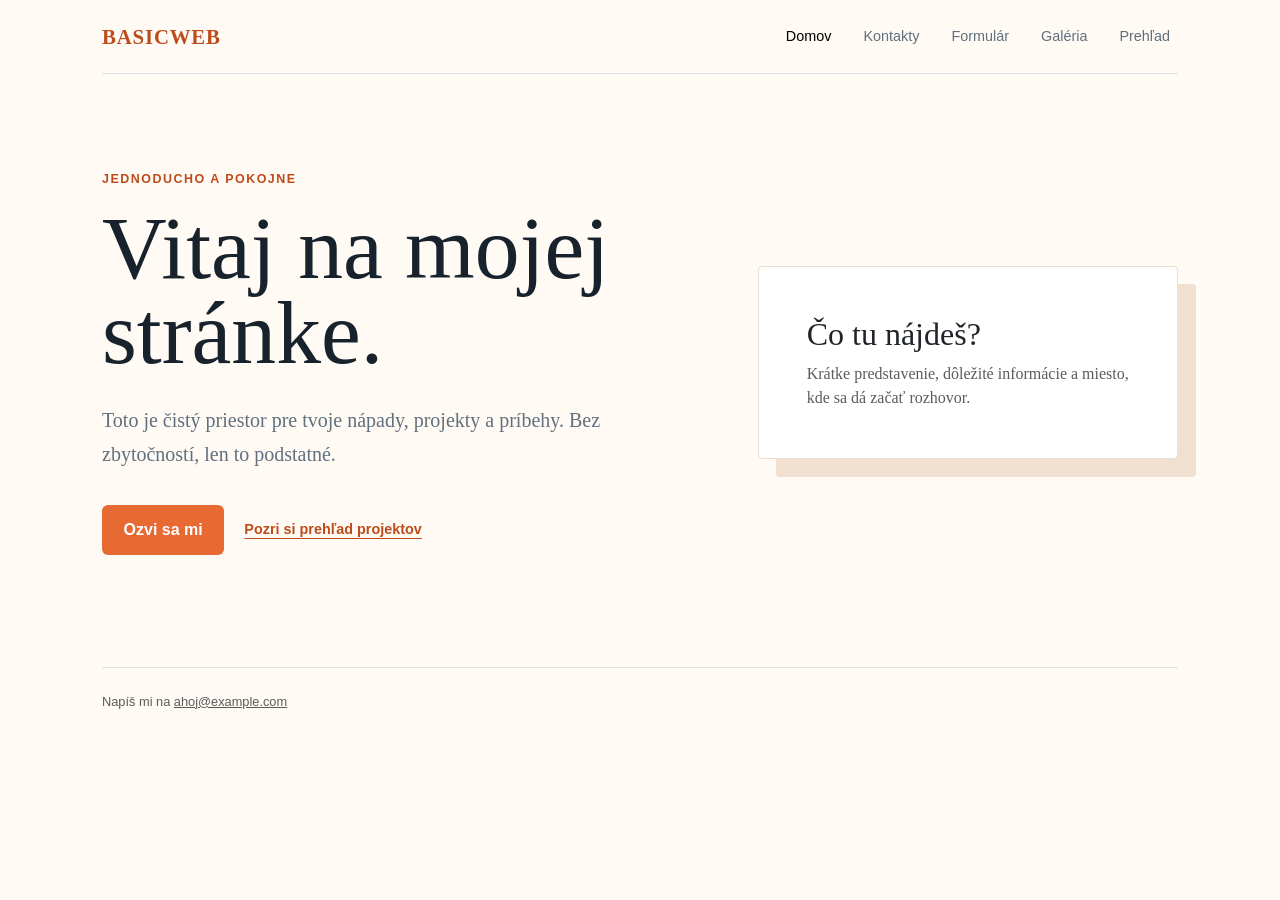
<file: index.html>
<!doctype html>
<html lang="sk">
<head>
  <meta charset="utf-8">
  <meta name="viewport" content="width=device-width, initial-scale=1">
  <title>Domov | Basicweb</title>
  <link href="https://cdn.jsdelivr.net/npm/bootstrap@5.3.3/dist/css/bootstrap.min.css" rel="stylesheet">
  <link rel="stylesheet" href="style.css">
</head>
<body>
  <div class="container">
    <header class="border-bottom py-3">
      <nav class="navbar navbar-expand-lg p-0" aria-label="Hlavná navigácia">
        <a class="navbar-brand logo" href="index.html">BASICWEB</a>
        <button class="navbar-toggler" type="button" data-bs-toggle="collapse" data-bs-target="#main-nav" aria-controls="main-nav" aria-expanded="false" aria-label="Otvoriť navigáciu">
          <span class="navbar-toggler-icon"></span>
        </button>
        <div class="collapse navbar-collapse" id="main-nav">
          <ul class="navbar-nav ms-auto gap-lg-3">
            <li class="nav-item"><a class="nav-link active" aria-current="page" href="index.html">Domov</a></li>
            <li class="nav-item"><a class="nav-link" href="kontakty.html">Kontakty</a></li>
            <li class="nav-item"><a class="nav-link" href="formular.html">Formulár</a></li>
            <li class="nav-item"><a class="nav-link" href="galeria.html">Galéria</a></li>
            <li class="nav-item"><a class="nav-link" href="tabulka.html">Prehľad</a></li>
          </ul>
        </div>
      </nav>
    </header>

    <main class="row align-items-center g-5 py-5 py-lg-6">
      <section class="col-lg-7">
        <p class="eyebrow">Jednoducho a pokojne</p>
        <h1 class="display-title">Vitaj na mojej stránke.</h1>
        <p class="lead intro">Toto je čistý priestor pre tvoje nápady, projekty a príbehy. Bez zbytočností, len to podstatné.</p>
        <a class="btn btn-accent" href="formular.html">Ozvi sa mi</a>
        <a class="text-link ms-3" href="tabulka.html">Pozri si prehľad projektov</a>
      </section>
      <aside class="col-lg-5">
        <div class="card note-card">
          <div class="card-body p-4 p-lg-5">
            <h2 class="h2">Čo tu nájdeš?</h2>
            <p class="mb-0 text-muted">Krátke predstavenie, dôležité informácie a miesto, kde sa dá začať rozhovor.</p>
          </div>
        </div>
      </aside>
    </main>
    <footer class="border-top py-4 text-muted">Napíš mi na <a href="mailto:ahoj@example.com">ahoj@example.com</a></footer>
  </div>
  <script src="https://cdn.jsdelivr.net/npm/bootstrap@5.3.3/dist/js/bootstrap.bundle.min.js"></script>
</body>
</html>
</file>
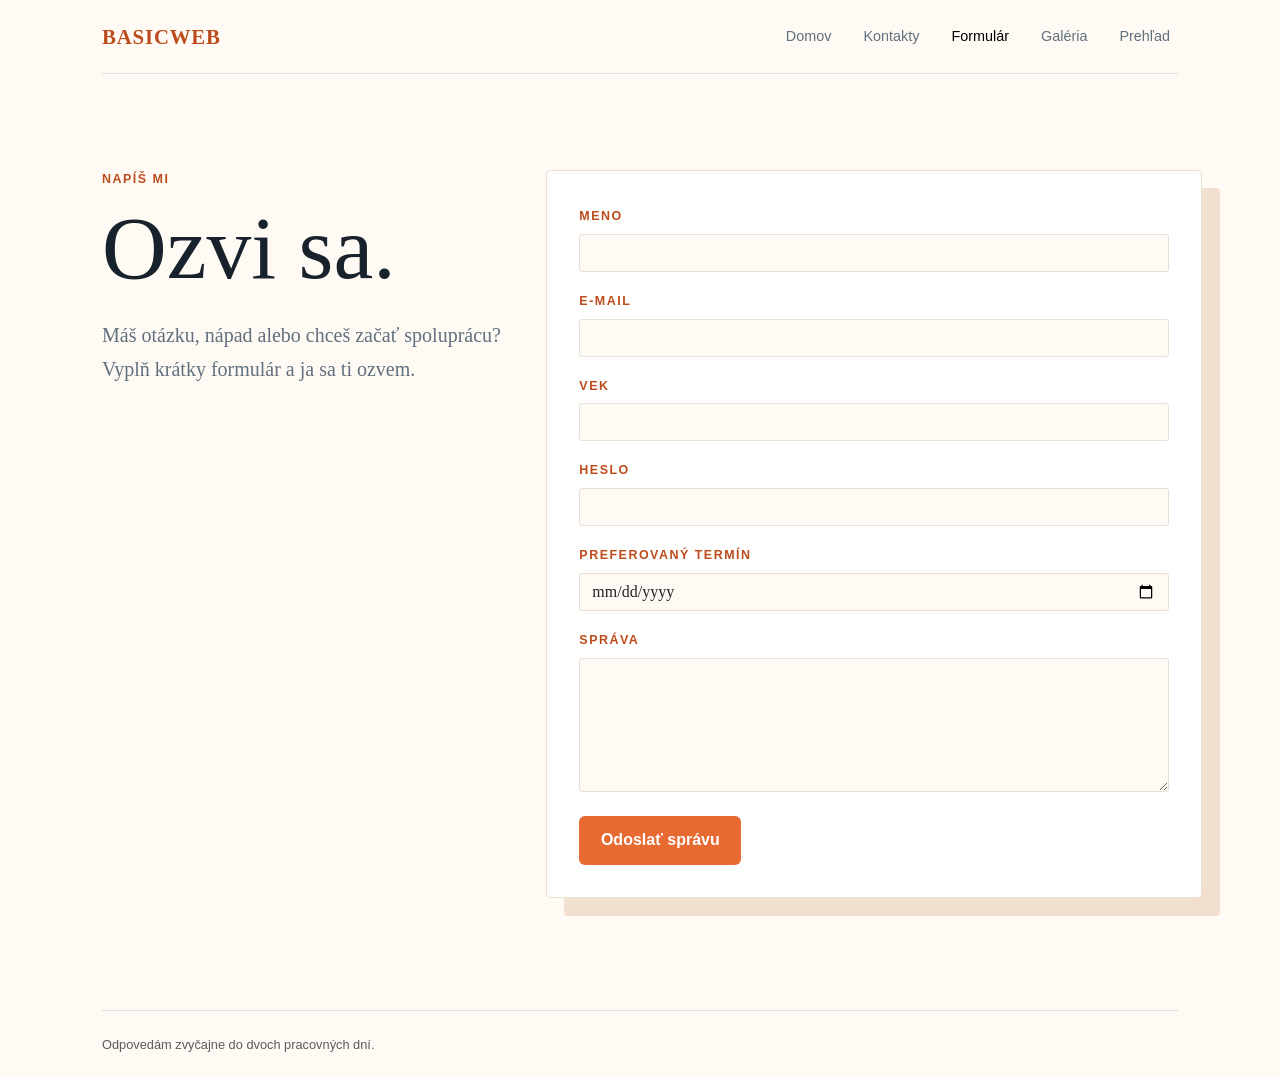
<file: formular.html>
<!doctype html>
<html lang="sk">
<head>
  <meta charset="utf-8"><meta name="viewport" content="width=device-width, initial-scale=1">
  <title>Kontaktný formulár | Basicweb</title>
  <link href="https://cdn.jsdelivr.net/npm/bootstrap@5.3.3/dist/css/bootstrap.min.css" rel="stylesheet"><link rel="stylesheet" href="style.css">
</head>
<body>
  <div class="container">
    <header class="border-bottom py-3"><nav class="navbar navbar-expand-lg p-0" aria-label="Hlavná navigácia">
      <a class="navbar-brand logo" href="index.html">BASICWEB</a><button class="navbar-toggler" type="button" data-bs-toggle="collapse" data-bs-target="#main-nav" aria-label="Otvoriť navigáciu"><span class="navbar-toggler-icon"></span></button>
      <div class="collapse navbar-collapse" id="main-nav"><ul class="navbar-nav ms-auto gap-lg-3">
        <li class="nav-item"><a class="nav-link" href="index.html">Domov</a></li><li class="nav-item"><a class="nav-link" href="kontakty.html">Kontakty</a></li><li class="nav-item"><a class="nav-link active" aria-current="page" href="formular.html">Formulár</a></li><li class="nav-item"><a class="nav-link" href="galeria.html">Galéria</a></li><li class="nav-item"><a class="nav-link" href="tabulka.html">Prehľad</a></li>
      </ul></div>
    </nav></header>
    <main class="row g-5 py-5 py-lg-6"><section class="col-lg-5"><p class="eyebrow">Napíš mi</p><h1 class="display-title">Ozvi sa.</h1><p class="lead intro">Máš otázku, nápad alebo chceš začať spoluprácu? Vyplň krátky formulár a ja sa ti ozvem.</p></section>
      <form class="col-lg-7 contact-form" action="mailto:ahoj@basicweb.sk" method="post" enctype="text/plain">
        <div class="mb-3"><label class="form-label" for="meno">Meno</label><input class="form-control" type="text" id="meno" name="meno" autocomplete="name" required></div>
        <div class="mb-3"><label class="form-label" for="email">E-mail</label><input class="form-control" type="email" id="email" name="email" autocomplete="email" required></div>
        <div class="mb-3"><label class="form-label" for="vek">Vek</label><input class="form-control" type="number" id="vek" name="vek" min="1" max="120" required></div>
        <div class="mb-3"><label class="form-label" for="heslo">Heslo</label><input class="form-control" type="password" id="heslo" name="heslo" autocomplete="new-password" required></div>
        <div class="mb-3"><label class="form-label" for="termin">Preferovaný termín</label><input class="form-control" type="date" id="termin" name="termin" required></div>
        <div class="mb-4"><label class="form-label" for="sprava">Správa</label><textarea class="form-control" id="sprava" name="sprava" rows="5" required></textarea></div>
        <button class="btn btn-accent" type="submit">Odoslať správu</button>
      </form>
    </main>
    <footer class="border-top py-4 text-muted">Odpovedám zvyčajne do dvoch pracovných dní.</footer>
  </div>
  <script src="https://cdn.jsdelivr.net/npm/bootstrap@5.3.3/dist/js/bootstrap.bundle.min.js"></script>
</body>
</html>
</file>
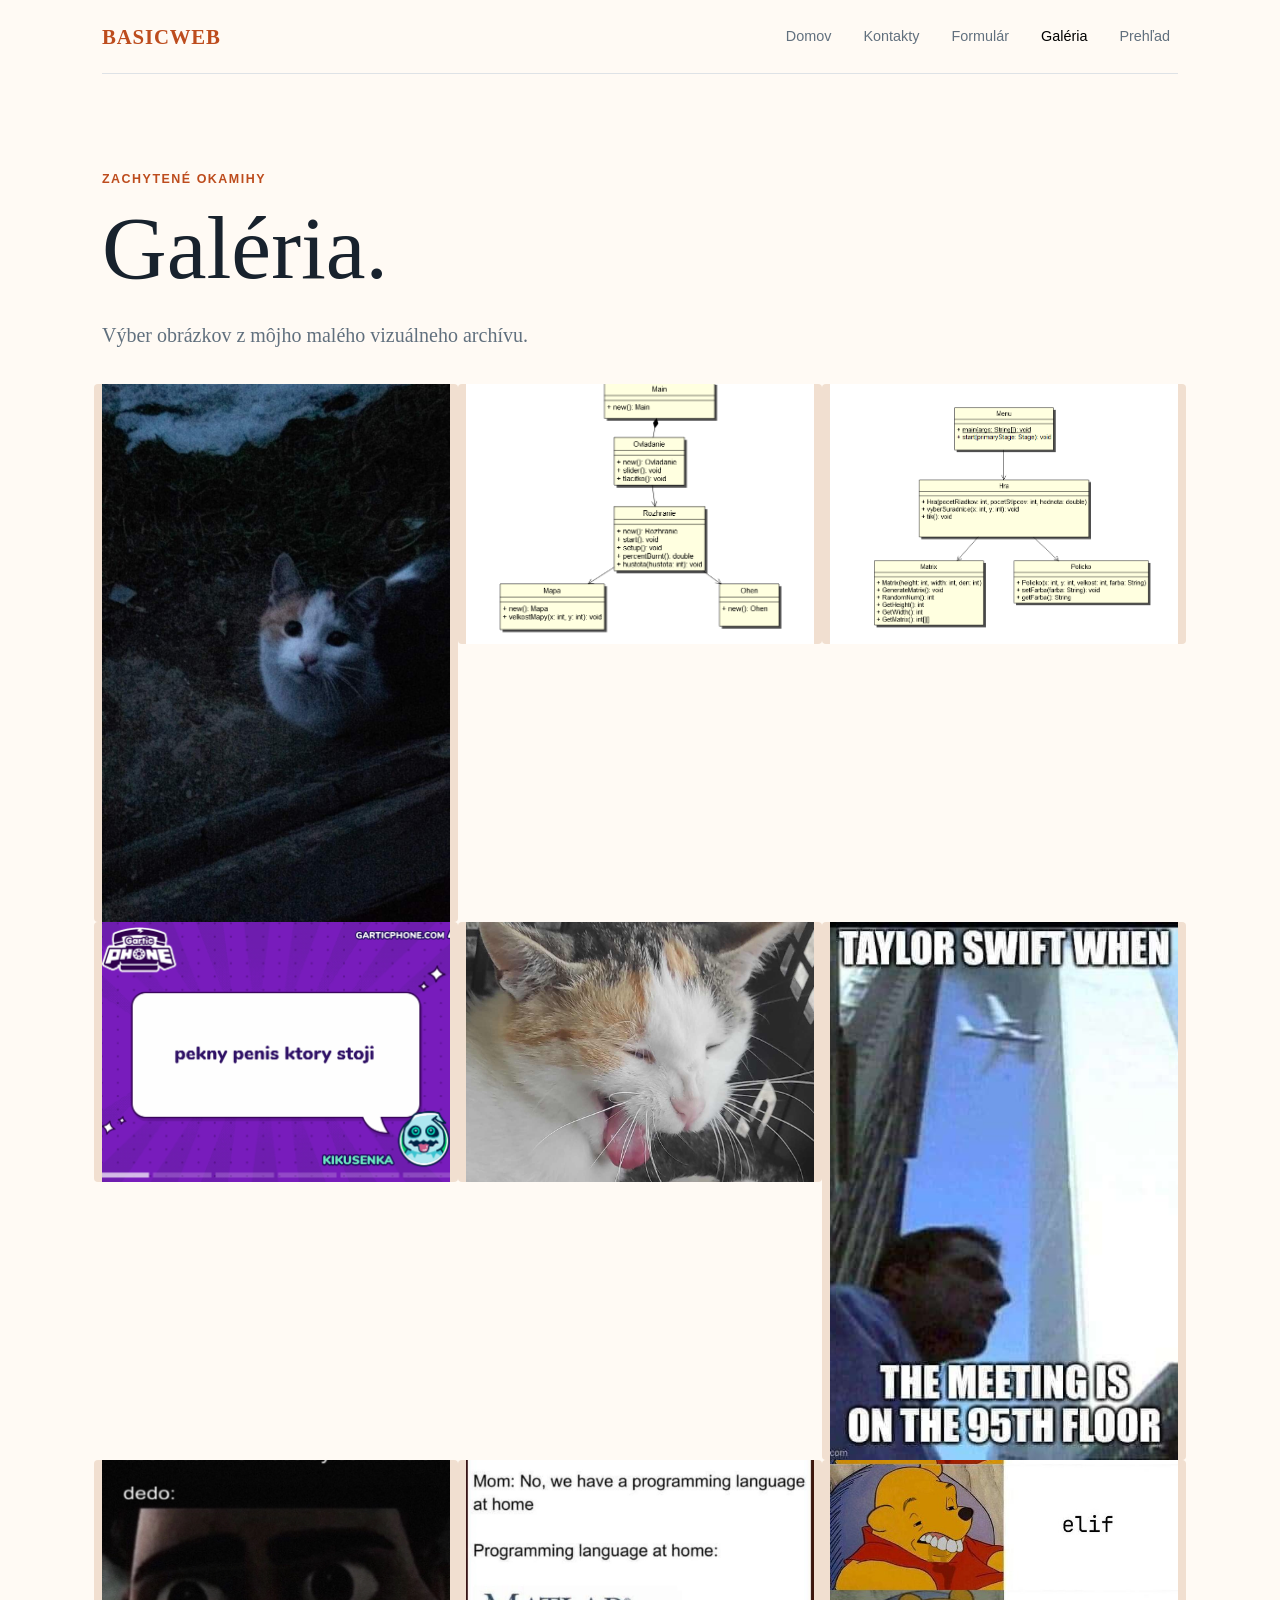
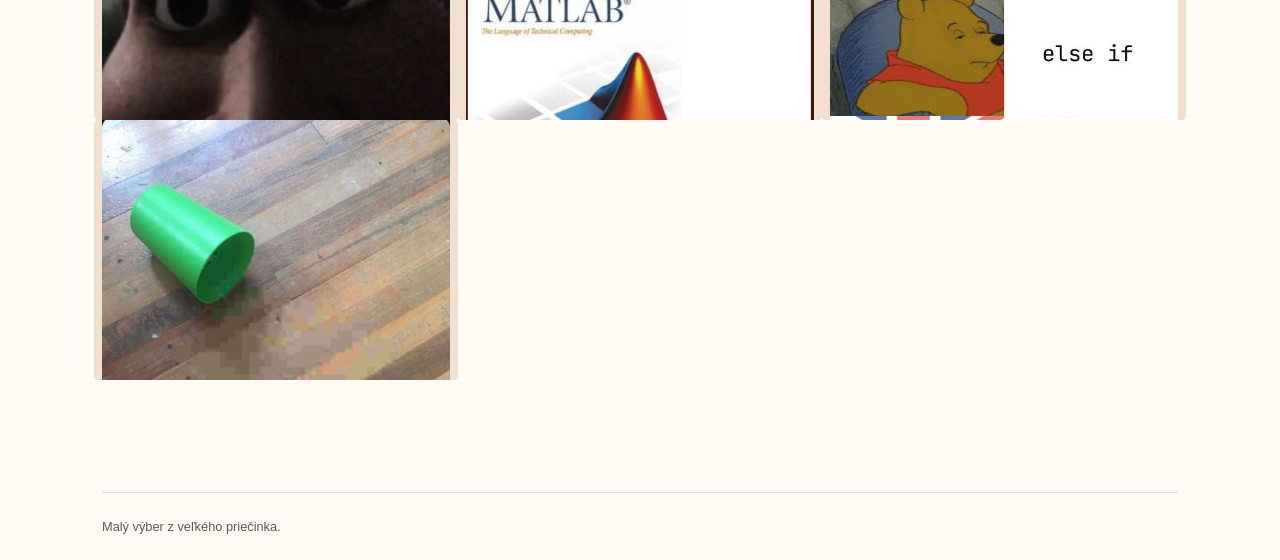
<file: galeria.html>
<!doctype html>
<html lang="sk">
<head>
  <meta charset="utf-8"><meta name="viewport" content="width=device-width, initial-scale=1">
  <title>Galéria | Basicweb</title>
  <link href="https://cdn.jsdelivr.net/npm/bootstrap@5.3.3/dist/css/bootstrap.min.css" rel="stylesheet"><link rel="stylesheet" href="style.css">
</head>
<body>
  <div class="container">
    <header class="border-bottom py-3"><nav class="navbar navbar-expand-lg p-0" aria-label="Hlavná navigácia">
      <a class="navbar-brand logo" href="index.html">BASICWEB</a><button class="navbar-toggler" type="button" data-bs-toggle="collapse" data-bs-target="#main-nav" aria-label="Otvoriť navigáciu"><span class="navbar-toggler-icon"></span></button>
      <div class="collapse navbar-collapse" id="main-nav"><ul class="navbar-nav ms-auto gap-lg-3">
        <li class="nav-item"><a class="nav-link" href="index.html">Domov</a></li><li class="nav-item"><a class="nav-link" href="kontakty.html">Kontakty</a></li><li class="nav-item"><a class="nav-link" href="formular.html">Formulár</a></li><li class="nav-item"><a class="nav-link active" aria-current="page" href="galeria.html">Galéria</a></li><li class="nav-item"><a class="nav-link" href="tabulka.html">Prehľad</a></li>
      </ul></div>
    </nav></header>
    <main class="py-5 py-lg-6"><section class="mb-5"><p class="eyebrow">Zachytené okamihy</p><h1 class="display-title">Galéria.</h1><p class="lead intro">Výber obrázkov z môjho malého vizuálneho archívu.</p></section>
      <section class="row g-3 gallery-grid" aria-label="Galéria obrázkov">
        <figure class="col-6 col-lg-4 gallery-item gallery-item-tall"><img src="img/333941066_1373019030191028_7285753679327037308_n.jpg" alt="Obrázok z vizuálneho archívu" loading="lazy"></figure>
        <figure class="col-6 col-lg-4 gallery-item"><img src="img/387472064_1626271531525658_8070420096497435972_n.png" alt="Obrázok z vizuálneho archívu" loading="lazy"></figure>
        <figure class="col-6 col-lg-4 gallery-item"><img src="img/387506973_921275358836051_5492430834238162166_n.png" alt="Obrázok z vizuálneho archívu" loading="lazy"></figure>
        <figure class="col-6 col-lg-4 gallery-item"><img src="img/454479045_339898059185901_5068580801275140178_n.gif" alt="Obrázok z vizuálneho archívu" loading="lazy"></figure>
        <figure class="col-6 col-lg-4 gallery-item"><img src="img/462345957_391618773888369_3063910510522870534_n.jpg" alt="Obrázok z vizuálneho archívu" loading="lazy"></figure>
        <figure class="col-6 col-lg-4 gallery-item gallery-item-tall"><img src="img/FB_IMG_1710183621423.png" alt="Obrázok z vizuálneho archívu" loading="lazy"></figure>
        <figure class="col-6 col-lg-4 gallery-item"><img src="img/IMG_5009.png" alt="Obrázok z vizuálneho archívu" loading="lazy"></figure>
        <figure class="col-6 col-lg-4 gallery-item"><img src="img/kc5fwevyo01e1.jpeg" alt="Obrázok z vizuálneho archívu" loading="lazy"></figure>
        <figure class="col-6 col-lg-4 gallery-item"><img src="img/noprogramminglanguagegetsthiskeywordright-v0-49m9dlxfb5fc1.png" alt="Obrázok z vizuálneho archívu" loading="lazy"></figure>
        <figure class="col-6 col-lg-4 gallery-item"><img src="img/Screenshot_2024-03-16-18-53-54-217_com.instagram.android-edit.jpg" alt="Obrázok z vizuálneho archívu" loading="lazy"></figure>
      </section>
    </main>
    <footer class="border-top py-4 text-muted">Malý výber z veľkého priečinka.</footer>
  </div>
  <script src="https://cdn.jsdelivr.net/npm/bootstrap@5.3.3/dist/js/bootstrap.bundle.min.js"></script>
</body>
</html>
</file>
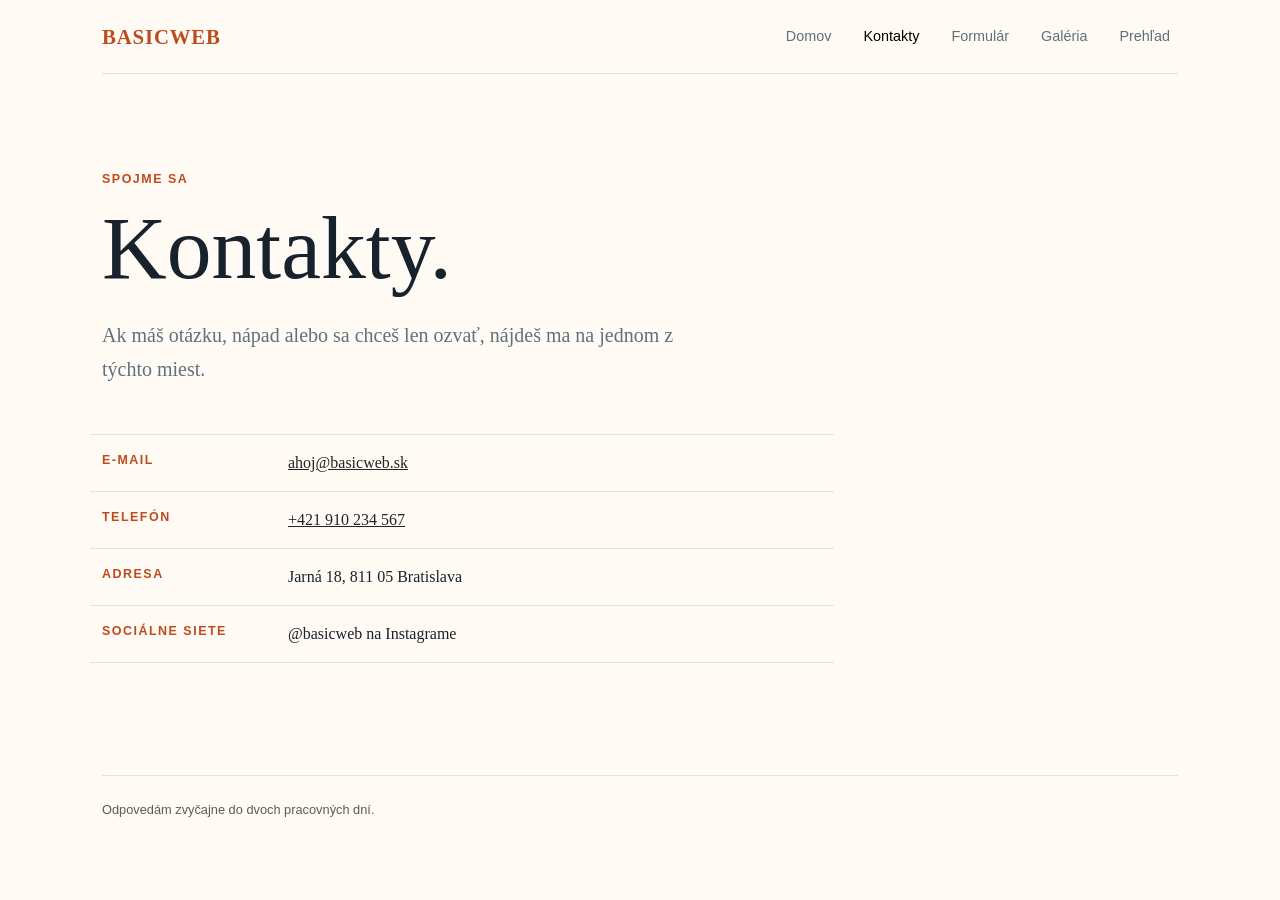
<file: kontakty.html>
<!doctype html>
<html lang="sk">
<head>
  <meta charset="utf-8"><meta name="viewport" content="width=device-width, initial-scale=1">
  <title>Kontakty | Basicweb</title>
  <link href="https://cdn.jsdelivr.net/npm/bootstrap@5.3.3/dist/css/bootstrap.min.css" rel="stylesheet"><link rel="stylesheet" href="style.css">
</head>
<body>
  <div class="container">
    <header class="border-bottom py-3"><nav class="navbar navbar-expand-lg p-0" aria-label="Hlavná navigácia">
      <a class="navbar-brand logo" href="index.html">BASICWEB</a><button class="navbar-toggler" type="button" data-bs-toggle="collapse" data-bs-target="#main-nav" aria-label="Otvoriť navigáciu"><span class="navbar-toggler-icon"></span></button>
      <div class="collapse navbar-collapse" id="main-nav"><ul class="navbar-nav ms-auto gap-lg-3">
        <li class="nav-item"><a class="nav-link" href="index.html">Domov</a></li><li class="nav-item"><a class="nav-link active" aria-current="page" href="kontakty.html">Kontakty</a></li><li class="nav-item"><a class="nav-link" href="formular.html">Formulár</a></li><li class="nav-item"><a class="nav-link" href="galeria.html">Galéria</a></li><li class="nav-item"><a class="nav-link" href="tabulka.html">Prehľad</a></li>
      </ul></div>
    </nav></header>
    <main class="py-5 py-lg-6"><p class="eyebrow">Spojme sa</p><h1 class="display-title">Kontakty.</h1><p class="lead intro">Ak máš otázku, nápad alebo sa chceš len ozvať, nájdeš ma na jednom z týchto miest.</p>
      <section class="contact-list mt-5" aria-label="Kontaktné údaje">
        <div class="row py-3 border-top"><strong class="col-md-3 contact-label">E-mail</strong><a class="col-md-9 text-body" href="mailto:ahoj@basicweb.sk">ahoj@basicweb.sk</a></div>
        <div class="row py-3 border-top"><strong class="col-md-3 contact-label">Telefón</strong><a class="col-md-9 text-body" href="tel:+421910234567">+421 910 234 567</a></div>
        <div class="row py-3 border-top"><strong class="col-md-3 contact-label">Adresa</strong><span class="col-md-9">Jarná 18, 811 05 Bratislava</span></div>
        <div class="row py-3 border-top border-bottom"><strong class="col-md-3 contact-label">Sociálne siete</strong><span class="col-md-9">@basicweb na Instagrame</span></div>
      </section>
    </main>
    <footer class="border-top py-4 text-muted">Odpovedám zvyčajne do dvoch pracovných dní.</footer>
  </div>
  <script src="https://cdn.jsdelivr.net/npm/bootstrap@5.3.3/dist/js/bootstrap.bundle.min.js"></script>
</body>
</html>
</file>
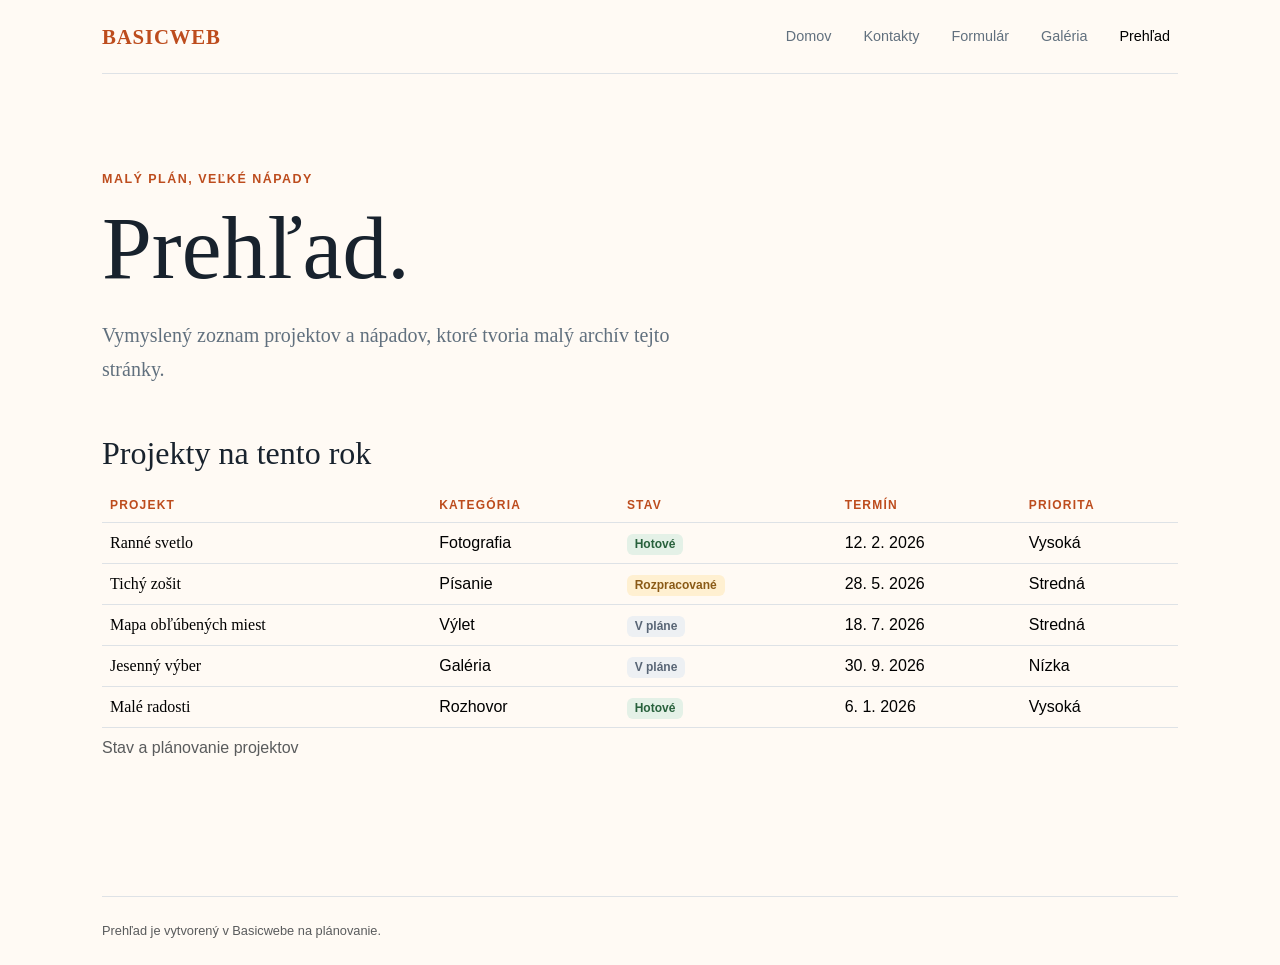
<file: tabulka.html>
<!doctype html>
<html lang="sk">
<head>
  <meta charset="utf-8"><meta name="viewport" content="width=device-width, initial-scale=1">
  <title>Prehľad projektov | Basicweb</title>
  <link href="https://cdn.jsdelivr.net/npm/bootstrap@5.3.3/dist/css/bootstrap.min.css" rel="stylesheet"><link rel="stylesheet" href="style.css">
</head>
<body>
  <div class="container">
    <header class="border-bottom py-3"><nav class="navbar navbar-expand-lg p-0" aria-label="Hlavná navigácia">
      <a class="navbar-brand logo" href="index.html">BASICWEB</a><button class="navbar-toggler" type="button" data-bs-toggle="collapse" data-bs-target="#main-nav" aria-label="Otvoriť navigáciu"><span class="navbar-toggler-icon"></span></button>
      <div class="collapse navbar-collapse" id="main-nav"><ul class="navbar-nav ms-auto gap-lg-3">
        <li class="nav-item"><a class="nav-link" href="index.html">Domov</a></li><li class="nav-item"><a class="nav-link" href="kontakty.html">Kontakty</a></li><li class="nav-item"><a class="nav-link" href="formular.html">Formulár</a></li><li class="nav-item"><a class="nav-link" href="galeria.html">Galéria</a></li><li class="nav-item"><a class="nav-link active" aria-current="page" href="tabulka.html">Prehľad</a></li>
      </ul></div>
    </nav></header>
    <main class="py-5 py-lg-6"><p class="eyebrow">Malý plán, veľké nápady</p><h1 class="display-title">Prehľad.</h1><p class="lead intro">Vymyslený zoznam projektov a nápadov, ktoré tvoria malý archív tejto stránky.</p>
      <section class="mt-5" aria-labelledby="projects-title"><h2 id="projects-title" class="h2">Projekty na tento rok</h2><div class="table-responsive mt-3"><table class="table table-hover align-middle"><caption>Stav a plánovanie projektov</caption><thead><tr><th>Projekt</th><th>Kategória</th><th>Stav</th><th>Termín</th><th>Priorita</th></tr></thead><tbody>
        <tr><th scope="row">Ranné svetlo</th><td>Fotografia</td><td><span class="badge status-done">Hotové</span></td><td>12. 2. 2026</td><td>Vysoká</td></tr>
        <tr><th scope="row">Tichý zošit</th><td>Písanie</td><td><span class="badge status-progress">Rozpracované</span></td><td>28. 5. 2026</td><td>Stredná</td></tr>
        <tr><th scope="row">Mapa obľúbených miest</th><td>Výlet</td><td><span class="badge status-plan">V pláne</span></td><td>18. 7. 2026</td><td>Stredná</td></tr>
        <tr><th scope="row">Jesenný výber</th><td>Galéria</td><td><span class="badge status-plan">V pláne</span></td><td>30. 9. 2026</td><td>Nízka</td></tr>
        <tr><th scope="row">Malé radosti</th><td>Rozhovor</td><td><span class="badge status-done">Hotové</span></td><td>6. 1. 2026</td><td>Vysoká</td></tr>
      </tbody></table></div></section>
    </main>
    <footer class="border-top py-4 text-muted">Prehľad je vytvorený v Basicwebe na plánovanie.</footer>
  </div>
  <script src="https://cdn.jsdelivr.net/npm/bootstrap@5.3.3/dist/js/bootstrap.bundle.min.js"></script>
</body>
</html>
</file>
<file: style.css>
:root {
  --ink: #18222d;
  --muted: #61707e;
  --accent: #e86a33;
  --accent-dark: #bd4c1d;
  --paper: #fffaf4;
  --line: #eadfd3;
}

body {
  min-height: 100vh;
  color: var(--ink);
  font-family: Georgia, "Times New Roman", serif;
  background: var(--paper);
}

.container { max-width: 1100px; }
.navbar-brand, h1, h2 { font-weight: normal; }
.logo { color: var(--accent-dark); font-size: 1.3rem; font-weight: bold; letter-spacing: .04em; }
.nav-link { color: var(--muted); font-family: Arial, sans-serif; font-size: .9rem; }
.nav-link:hover, .nav-link.active, .text-link { color: var(--accent-dark); }
.eyebrow, .form-label, .contact-label {
  color: var(--accent-dark);
  font-family: Arial, sans-serif;
  font-size: .78rem;
  font-weight: bold;
  letter-spacing: .12em;
  text-transform: uppercase;
}
.display-title { max-width: 700px; font-size: clamp(3rem, 7vw, 6.2rem); line-height: .95; }
.intro { max-width: 600px; margin: 28px 0 34px; color: var(--muted); line-height: 1.7; }
.py-lg-6 { padding-top: 6rem !important; padding-bottom: 7rem !important; }
.btn-accent { padding: .8rem 1.35rem; color: #fff; background: var(--accent); border: 0; font-family: Arial, sans-serif; font-weight: bold; }
.btn-accent:hover { color: #fff; background: var(--accent-dark); transform: translateY(-2px); }
.text-link { font-family: Arial, sans-serif; font-size: .9rem; font-weight: bold; text-underline-offset: 4px; }
.note-card, .contact-form { border: 1px solid var(--line); border-radius: 4px; background: #fff; box-shadow: 18px 18px 0 #f1dfd0; }
.note-card h2 { font-size: 2rem; }
footer { font-family: Arial, sans-serif; font-size: .8rem; }
footer a { color: inherit; }
.contact-list { max-width: 720px; }
.contact-form { padding: 2rem; }
.form-control { border-color: var(--line); border-radius: 3px; background: var(--paper); }
.form-control:focus { border-color: var(--accent); box-shadow: 0 0 0 .2rem rgba(232, 106, 51, .2); }
.gallery-item { height: 260px; margin: 0; overflow: hidden; border-radius: 4px; background: #f1dfd0; }
.gallery-item-tall { height: 538px; }
.gallery-item img { width: 100%; height: 100%; object-fit: cover; transition: transform .4s ease; }
.gallery-item:hover img { transform: scale(1.04); }
.table { --bs-table-bg: transparent; font-family: Arial, sans-serif; }
.table thead th { color: var(--accent-dark); font-size: .75rem; letter-spacing: .1em; text-transform: uppercase; }
.table tbody th { font-family: Georgia, "Times New Roman", serif; font-weight: normal; }
.status-done { color: #28613c; background: #e4f1e7; }
.status-progress { color: #8a5a16; background: #fff0d1; }
.status-plan { color: #586575; background: #edf0f3; }

@media (max-width: 991px) {
  .py-lg-6 { padding-top: 4rem !important; padding-bottom: 5rem !important; }
  .gallery-item, .gallery-item-tall { height: 220px; }
}
</file>
